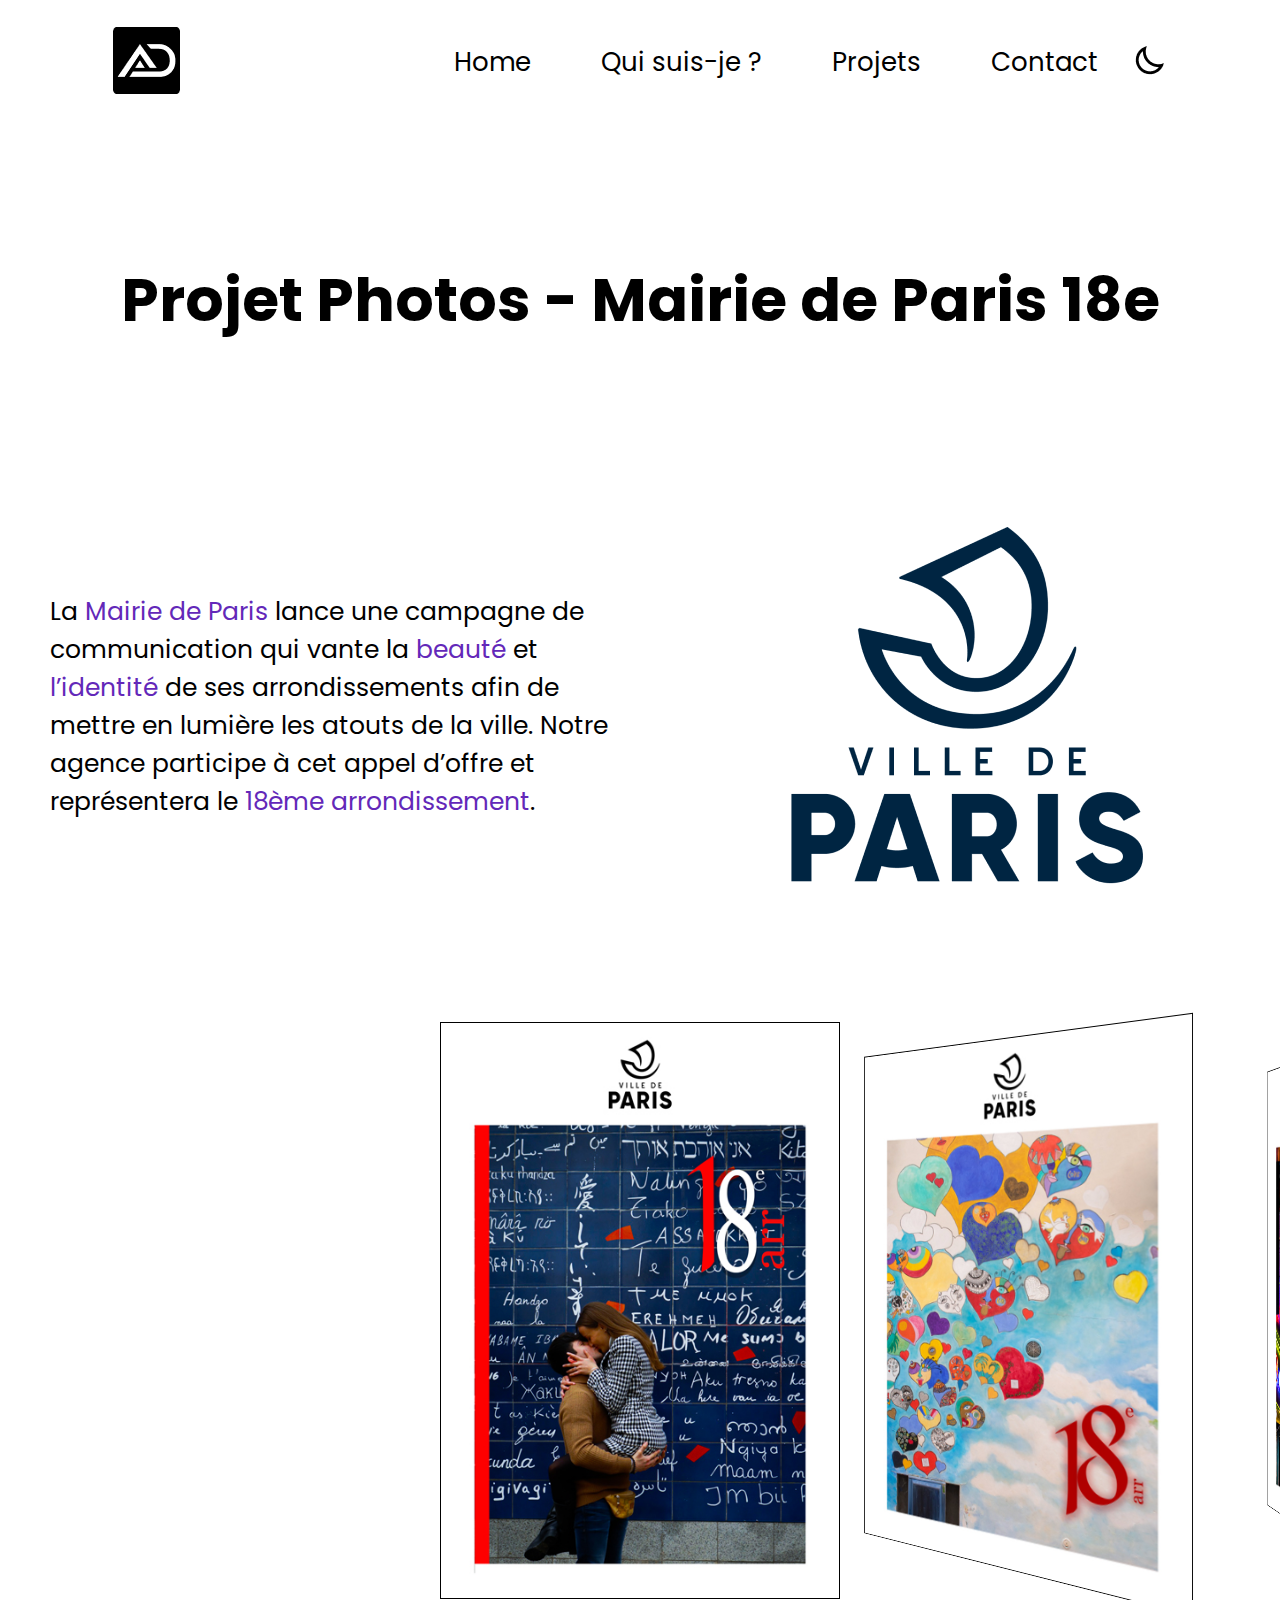
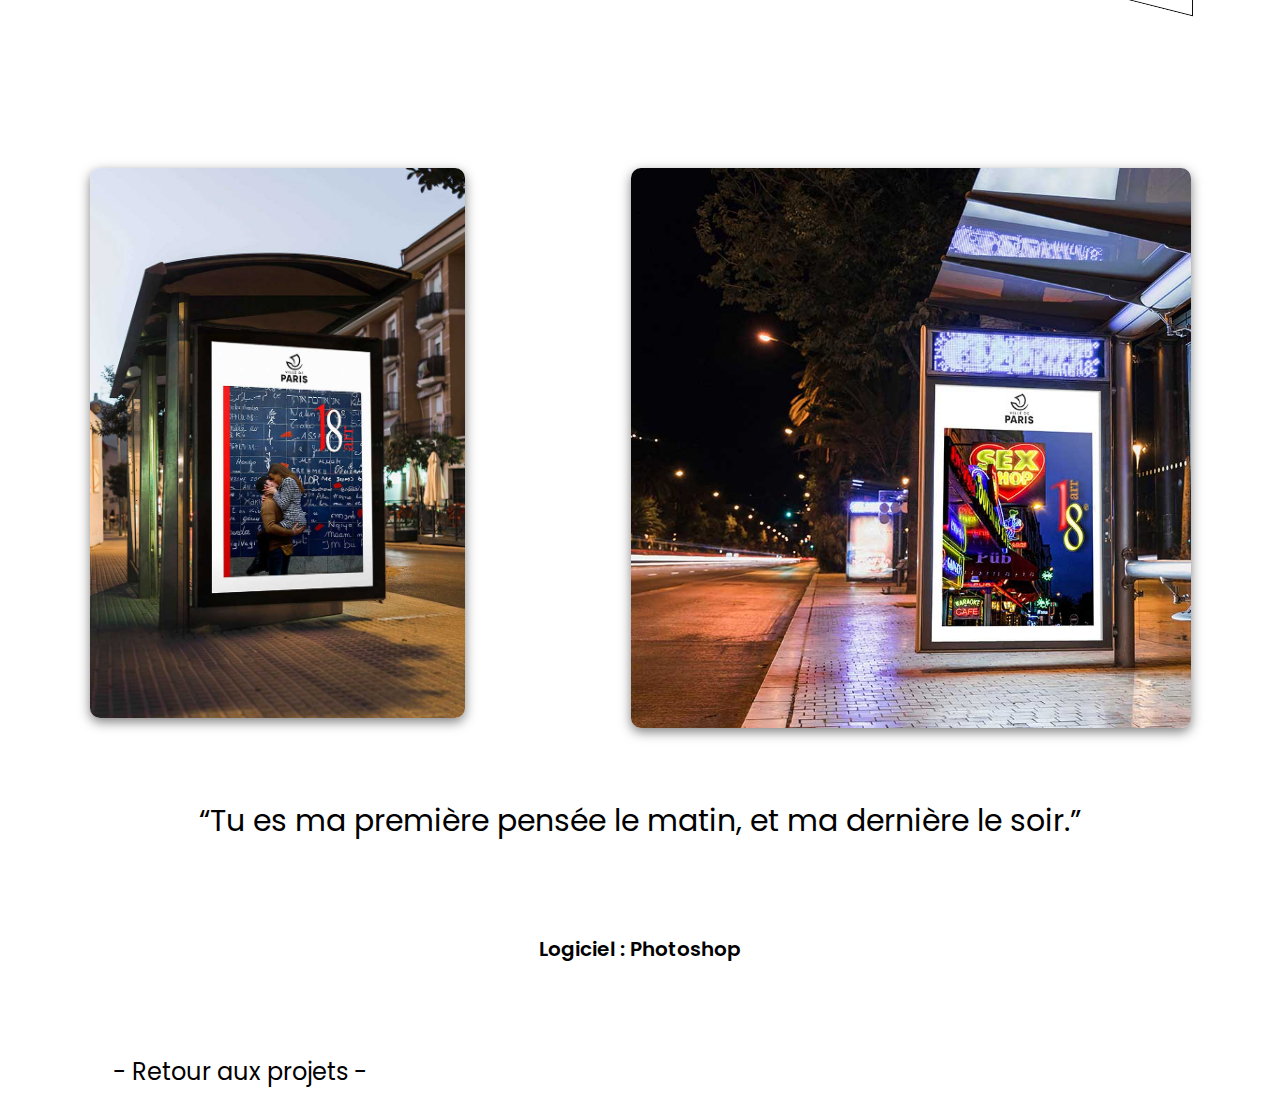
<file: mairie.html>
<!DOCTYPE html>
<html lang="fr">

<head>
    <meta charset="UTF-8">
    <meta http-equiv="X-UA-Compatible" content="IE=edge">
    <meta name="viewport" content="width=device-width, initial-scale=1.0">
    <title>Portfolio Arthur DENIS</title>
    <meta name="author" content="Arthur DENIS">
    <meta name="description" content="Bienvenue sur la page du projet mairie de PARIS">
    <link rel="stylesheet" href="https://unpkg.com/swiper/swiper-bundle.min.css" />
    <link rel="preconnect" href="https://fonts.googleapis.com">
    <link rel="preconnect" href="https://fonts.gstatic.com" crossorigin>
    <link href="https://fonts.googleapis.com/css2?family=Poppins:ital,wght@0,100;0,200;0,300;0,400;0,500;0,600;0,700;0,800;0,900;1,100;1,200;1,300;1,400;1,500;1,600;1,700;1,800;1,900&display=swap" rel="stylesheet">
    <link rel="stylesheet" href="style.css">
</head>

<body>
    <!-- ///////////////// HEADER ////////////////// -->
    <header>
        <div class="logo-black">
            <img src="images/logo_black.png" alt="Logo_Arthur_DENIS">
        </div>
        <nav>
            <a href="index.html#home">Home</a>
            <a href="index.html#quisuisje">Qui suis-je ?</a>
            <a href="index.html#projets">Projets</a>
            <a href="index.html#contact">Contact</a>
            <!-- <img src="images/ci_moon.png" alt="moon" id="moon"></a> -->
            <a class="moon" href="#"><img src="images/ci_moon.png" alt="moon" id="moon"></a>
        </nav>
    </header>
    <!-- ///////////// FIN HEADER ///////////////-->
    <main>
        <section class="mairie">
            <h1>Projet Photos - Mairie de Paris 18e</h1>
            <div class="paragraphe1-mairie">
                <div class="p1-mairie">
                    <p>La <span>Mairie de Paris</span> lance une campagne de communication qui vante la <span>beauté</span> et <span>l’identité</span> de ses arrondissements afin de
                        mettre en lumière les atouts de la ville. Notre agence participe à cet appel d’offre et représentera le <span>18ème arrondissement</span>.
                    </p>
                </div>
                <div class="logo-mairie">
                    <img src="images/VILLE_DE_PARIS_LOGO .png" alt="LOGO mairie de Paris">
                </div>
            </div>
        </section>
        <!-- SWIPER -->
        <section class="affiches">
            <div class="swiper mySwiper">
                <div class="swiper-wrapper">
                    <div class="swiper-slide">
                        <img src="images/mur-des-je-t'aime.jpg" />
                    </div>
                    <div class="swiper-slide">
                        <img src="images/mur-coeur2.jpg" />
                    </div>
                    <div class="swiper-slide">
                        <img src="images/Sexshop.jpg" />
                    </div>
                </div>
        </section>
        <!-- FIN SWIPER -->
        <!-- <section class="paragraphe2-mairie">
            <div class="affiches">
                <img src="images/mur-des-je-t'aime.jpg" alt="">
                <img src="images/mur-coeur2.jpg" alt="">
                <img src="images/Sexshop.jpg" alt="">
            </div>
        </section> -->

        <section class="paragraphe3-mairie">
            <div class="photos-mockup">
                <img id="mur" src="images/Mockup-mur-des-je-taime.jpg" alt="Image Mockup mur des je t'aime" height="550" width="375">
                <img id="sexshop" src="images/mockup-sexshop.jpg" alt="Image mockup sexshop" height="560" width="560">
            </div>
        </section>
        <p class="phrase">“Tu es ma première pensée le matin, et ma dernière le soir.”</p>
        <p class="logiciel">Logiciel : Photoshop</p>
        <div class="bouton-retour">
            <a href="index.html#projets">
                <p>- Retour aux projets -</p>
            </a>
        </div>
    </main>
    <script src="https://unpkg.com/swiper/swiper-bundle.min.js"></script>
    <script src="JS/script.js"></script>

    <script>
        // swiper js
        var swiper = new Swiper(".mySwiper", {
            effect: "coverflow",
            grabCursor: true,
            centeredSlides: true,
            slidesPerView: "auto",
            coverflowEffect: {
                rotate: 50,
                stretch: 0,
                depth: 100,
                modifier: 1,
                slideShadows: true,
            },
            pagination: {
                el: ".swiper-pagination",
            },
        });
    </script>
</body>

</html>
</file>
<file: style.css>
* {
    box-sizing: border-box;
    /* border: 1px solid red; */
}

:root {
    font-size: 62.5%;
    scroll-behavior: smooth;
}

body {
    font-family: 'poppins', 'swap';
}

/* /////////////////// HEADER ///////////////// */
header {
    display: flex;
    align-items: center;
    justify-content: space-between;
}

.logo-black {
    margin-left: 10.5rem;
}

nav a.moon {
    margin-right: 10.5rem !important;
    display: block;
    padding-top: 0.6rem;

}

nav {
    display: flex;
    align-items: center;
}

nav a {
    color: var(--black);
    text-decoration: none;
    margin: 3.5rem;
    font-size: 2.6rem;
    transition: color 0.2s;

}

nav a:hover {
    color: var(--violet);
    text-decoration: none;
    margin: 3.5rem;
    font-size: 2.6rem;
    cursor: pointer;
}

nav a.moon {
    margin: 0;
}


/* ////////////////////// HOME ///////////////// */
.black-line {
    background-color: var(--black);
    height: 39.5rem;
    width: 0.6rem;
    margin-right: 2.8rem;
}

#salut {
    font-size: 4rem;
    margin: 0px;
}

#nom-prenom {
    font-size: 7rem;
    margin: 0px;
    font-weight: 500;
}

#metier {
    font-size: 3rem;
    margin-top: 1rem;
    margin-bottom: 0rem;
    font-weight: 400;
}



.home {
    display: flex;
    justify-content: center;
    align-items: center;
    justify-content: space-around;
}

.presentation {
    display: flex;
    align-items: center;
}

.bloc-texte {
    display: flex;
    flex-direction: column;
}

.bloc-texte p,
.bloc-texte h1,
.bloc-texte h2 {
    color: var(--black);
}

.tete img {
    width: 57.8rem;
    height: 63.4rem;
}

/* //////////////////// PROJETS //////////////// */

.projets {
    margin-bottom: 5rem;
}

.projets h2 {
    font-size: 8rem;
    font-weight: 50rem;
    margin: 0rem;
    text-align: center;
    margin-top: 15rem;
    margin-bottom: 9.4rem;
    color: var(--black);
}


.categorie {
    background-color: white;
    border-radius: 1.5rem;
    box-shadow: rgba(0, 0, 0, 0.1) 0px 4px 12px;
    width: 44.5rem;
    height: 8rem;
    margin: 0 auto;
    margin-bottom: 8rem;
}

.categorie button {
    margin: auto;
    border-radius: 0.5rem;
    color: black;
    width: 7.8rem;
    height: 4.8rem;
    margin: 1.6rem 2.4rem 1.6rem 0rem;
    padding: 0rem;
    border: none;
    cursor: pointer;
    transition: background-color 0.5s;
}

.categorie button:hover {
    background-color: #6328B9;
    margin: auto;
    border-radius: 0.5rem;
    color: white;
    width: 7.8rem;
    height: 4.8rem;
    margin: 1.6rem 2.4rem 1.6rem 0rem;
    padding: 0rem;
    border: none;
}

.categorie button.active {
    background-color: #6328B9;
    margin: auto;
    border-radius: 0.5rem;
    color: white;
    width: 7.8rem;
    height: 4.8rem;
    margin: 1.6rem 2.4rem 1.6rem 0rem;
    padding: 0rem;
    border: none;
}

.categorie #tous {
    margin-left: 2.4rem;
}

.work {
    display: flex;
    justify-content: center;
    flex-wrap: wrap;
    width: 80%;
    margin: 0 auto;
    /* margin-right: 16.5rem;
    margin-left: 16.5rem; */
}

/* .work img {
    display: block;
    width: 50rem;
    height: 30rem;
    border-radius: 2rem;
    margin-top: 4rem;
} */

.work article {
    width: 50rem;
    height: 30rem;
    border-radius: 2rem;
    margin-top: 4rem;
    margin-left: 2rem;
    margin-right: 2rem;
    overflow: hidden;
    position: relative;
}

.work article:hover {
    width: 50rem;
    height: 30rem;
    border-radius: 2rem;
    margin-top: 4rem;
    margin-left: 2rem;
    margin-right: 2rem;
    overflow: hidden;
    position: relative;
    box-shadow: rgba(0, 0, 0, 0.5) 0px 4px 12px;
    transition: opacity .25s ease-in-out;

}

.work article img {
    width: 100%;
    border-radius: 2rem;
}

/* //////////////// ANIMATION //////////////// */

.image::after {
    content: '';
    background-color: rgba(0, 0, 0, .75);
    opacity: 0;
    transition: opacity .25s ease-in-out;

}

.image::after,
.image_caption {
    position: absolute;
    width: 100%;
    height: 100%;
    top: 0;
    left: 0;
}

.image:hover::after {
    opacity: 1;
}

.image_caption {
    display: flex;
    flex-direction: column;
    justify-content: center;
    align-items: center;
    color: #fff;
    overflow: hidden;
    z-index: 2;
    opacity: 0;
}

.caption_title {
    display: block;
    margin: 2rem 0;
    font-size: 3rem;
    text-transform: uppercase;
    letter-spacing: 0.2rem;
    font-weight: 300;
    border-bottom: 1px solid;
    color: white;
}

.design .image_caption {
    transition: opacity .25s ease-in-out;
}

.image-caption img {
    cursor: pointer;
}

.sous-categorie {
    font-size: 1.5rem;
    color: white;
}

.design.image:hover .image_caption,
.photo.image:hover .image_caption,
.video.image:hover .image_caption {
    opacity: 1;
}

/* ///////////// QUI SUI-JE ? ////////////////// */
.quisuisje-section h2 {
    color: var(--white);
    text-align: center;
    margin: 0;
    font-size: 8rem;
    margin-bottom: 6rem;
}

.quisuisje-section {
    background-image: url(images/etoiles.png);
    margin-top: 8rem;
    background-size: cover;
    background-repeat: no-repeat;
    padding-right: 13rem;
    padding-left: 13rem;
    padding-bottom: 6.5rem;
    padding-top: 6.5rem;
}


.image-et-texte {
    display: flex;
    align-items: center;
    justify-content: space-between;
}

.texte-moi p {
    color: var(--white);
    font-size: 2rem;
}

.moi2 {
    display: flex;
    justify-content: center;
}

.moi2 img {
    height: 53.3rem;
    width: 40rem;
    border-radius: 2rem;
}

.image-et-texte .moi2,
.image-et-texte .texte-moi {
    width: 60%;
}


.texte-moi a#mon-cv,
.bouton-brever a#pdf-brever {
    width: 22.4rem;
    height: 8.5rem;
    background-color: #6328B9;
    border-radius: 1rem;
    padding: 2.4rem;
    border: none;
    transition: background-color .5s;
    cursor: pointer;
    text-align: center;
    text-decoration: none;
}

.texte-moi a#mon-cv:hover {
    width: 22.4rem;
    height: 8.5rem;
    background-color: var(--white);
    border-radius: 1rem;
    /* border: 0.5rem solid var(--violet); */
    color: #6328B9;
    text-align: center;
    text-decoration: none;
    padding: 2.4rem;
}

#mon-cv,
#pdf-brever,
#pdf-lego,
#pdf-piv {
    color: white;
    font-size: 2.4rem;
}

#mon-cv:hover {
    color: #6328B9;
    font-size: 2.4rem;
}

.bouton-brever a:hover,
.bouton-lego a:hover,
.bouton-piv a:hover {
    box-shadow: rgba(0, 0, 0, 0.5) 0px 4px 12px;
}

.bouton-brever,
.bouton-lego,
.bouton-piv {
    display: flex;
    justify-content: center;
}

.bouton-piv {
    margin-bottom: 5rem;
}

.bouton-lego a#pdf-lego,
.bouton-piv a#pdf-piv {
    width: 22.4rem;
    height: 8.5rem;
    background-color: #6328B9;
    border-radius: 1rem;
    padding: 2.4rem;
    border: none;
    transition: background-color .5s;
    cursor: pointer;
    text-align: center;
    text-decoration: none;
}

.boutonCV {
    margin-top: 5rem;
    margin-bottom: 5rem;
    padding-right: 10rem;
    padding-left: 10rem;
    display: flex;
    justify-content: center;
}

/* .image-et-texte .moi2 img {
    width: 90%;
} */

/* ///////////////// COMPETENCES //////////////// */
.competences h2 {
    text-align: center;
    font-size: 6rem;
    margin: 0rem;
    margin-top: 10rem;
    margin-bottom: 10rem;
}

.web h3,
.video h3,
.print h3 {
    margin: 0rem;
    font-size: 4rem;
    color: var(--black);
}

.web,
.video,
.print {
    display: flex;
    align-items: center;
    text-align: center;
    margin-bottom: 2.6rem;
    justify-content: center;
}

.col1,
.col2,
.col3 {
    display: flex;
    flex-direction: column;
    justify-content: center;
}

.liste1,
.liste2,
.liste3 {
    display: flex;
    flex-direction: column;
    text-align: center;
}

.les3 p {
    margin: 0px;
    font-size: 2rem;
    color: var(--black);
}

.les3 {
    display: flex;
    justify-content: space-around;
    margin-bottom: 10rem;
    align-items: baseline;
}

/* ////////////////////// FOOTER /////////////// */
.contact {
    background-image: url(images/etoiles.png);
    /* width: 100vw; */
    background-size: cover;
    background-repeat: no-repeat;
}

.contact h2 {
    color: white;
    font-size: 6rem;
    text-align: center;
    margin: 0px;
    padding-top: 5rem;
    padding-bottom: 5rem;
}

.les-contacts {
    display: flex;
    justify-content: space-between;
    padding-bottom: 5.4rem;
}

.les-contacts a {
    text-decoration: none;
}

.phone-logo,
.mail-logo,
.map-logo {
    display: flex;
    justify-content: center;
    padding-bottom: 5rem;
}

.phone,
.mail,
.map {
    display: flex;
    flex-direction: column;
    width: 45%;
}

.phone p,
.mail p,
.map p {
    display: flex;
    justify-content: center;
    color: white;
}

.image-et-texte .moi2,
.image-et-texte .texte-moi {
    width: 45%;
}

.les-contacts p {
    color: white;
    font-size: 2.4rem;
    margin: 0rem;
}

.en-bas {
    display: flex;
    justify-content: space-around;
}

.en-bas p {
    color: white;
    font-size: 1.5rem;
}

.realisation {
    margin-left: 10rem;
}

.tous-droits {
    margin-right: 10rem;
}

/* SPAN OU PARAGRAPHE (MARGIN : PAR DEFAUT) */



/* /////////////////// TRI /////////////// */
.hide {
    opacity: 0 !important;
    width: 0 !important;
    height: 0 !important;
    margin: 0 !important;
    visibility: hidden !important;
    transition: opacity .2s !important;
}

/* ****************** BREVER ************* */
/* /////////////// PARAGRAPHE 1 ////////// */
.bouton-retour {
    margin-top: 5rem;
    margin-left: 10.5rem;
}

.bouton-retour p {
    color: black;
    font-size: 2.4rem;
}

.bouton-retour p:hover {
    color: #6328B9;
    transition: color 0.2s;

}

.bouton-retour a {
    text-decoration: none;
}

.brever h1 {
    text-align: center;
    font-size: 6rem;
    margin-top: 10rem;
}

.paragraphe1-brever {
    display: flex;
    align-items: center;
    justify-content: space-around;
}

.p1-brever p {
    text-align: end;
    font-size: 2.5rem;
}

.p1-brever span {
    color: #6328B9;
}

.paragraphe1-brever .p1-brever,
.paragraphe1-brever .mockup1-brever {
    width: 45%;

}

.paragraphe1-brever .mockup1-brever img {
    width: 90%;
    box-shadow: rgba(0, 0, 0, 0.5) 0px 4px 12px;
    border-radius: 1.5rem;

    /* height: 100%; */
}

/* /////////////// PARAGRAPHE 2 ////////// */

.paragraphe2-brever {
    display: flex;
    align-items: center;
    justify-content: space-around;
    margin-left: 10rem;

}

.p2-brever p {
    font-size: 2.5rem;
}

.p2-brever span {
    color: #6328B9;
}

.paragraphe2-brever .p2-brever,
.paragraphe2-brever .logo-brever {
    width: 45%;
}

.paragraphe2-brever .logo-brever img {
    width: 90%;
    /* height: 100%; */
}

/* /////////////// PARAGRAPHE 3 ////////// */

.paragraphe3-brever {
    display: flex;
    align-items: center;
    justify-content: space-around;
}

.p3-brever p {
    font-size: 2.5rem;
    text-align: end;
}

.p3-brever span {
    color: #6328B9;
}

.paragraphe3-brever .p3-brever,
.paragraphe3-brever .mobile-cigusto {
    width: 45%;
}

.paragraphe3-brever {
    width: 90%;
    /* height: 100%; */
}

.mobile-cigusto img {
    width: 90%;
}

#orange-cigusto {
    margin-right: 5rem;
}



.paragraphe1-brever,
.paragraphe2-brever,
.paragraphe3-brever {
    margin-top: 9.6rem;
}

.logiciel {
    font-size: 2rem;
    font-weight: 600;
    text-align: center;
    margin-top: 9rem;
    margin-bottom: 9rem;
}

/* ***************** CIGUSTO ************** */
/* /////////////// PARAGRAPHE 1 ////////// */
.cigusto h1 {
    text-align: center;
    font-size: 6rem;
    margin-top: 13.8rem;
}

.paragraphe1-cigusto {
    display: flex;
    align-items: center;
    justify-content: space-around;
}

.p1-cigusto p {
    font-size: 2.5rem;
}

.p1-cigusto span {
    color: #6328B9;
}

.paragraphe1-cigusto .p1-cigusto,
.paragraphe1-cigusto .logos {
    width: 40%;
}

.paragraphe1-cigusto .logos img {
    width: 90%;
}

/* /////////////// PARAGRAPHE 2 ////////// */

.paragraphe2-cigusto {
    display: flex;
    align-items: center;
    justify-content: space-around;
}

.p2-cigusto p {
    font-size: 2.5rem;
}

.p2-cigusto span {
    color: #6328B9;
}

.paragraphe2-cigusto .p2-cigusto,
.paragraphe2-cigusto .mac {
    width: 45%;
}

.paragraphe2-cigusto .mac img {
    width: 90%;
    /* height: 100%; */
}

.mac img {
    box-shadow: rgba(0, 0, 0, 0.1) 0px 4px 12px;
}

/* /////////////// PARAGRAPHE 3 ////////// */

.paragraphe3-cigusto {
    display: flex;
    align-items: center;
    justify-content: space-around;
}

.p3-cigusto p {
    font-size: 2.5rem;
}

.p3-cigusto span {
    color: #6328B9;
}

.screens-mobile {
    display: flex;
    align-items: center;
    justify-content: space-between;
}

.screens-mobile img {
    width: 50rem;
    height: 50rem;
    box-shadow: rgba(0, 0, 0, 0.1) 0px 4px 12px;
    ;
}

.paragraphe3-cigusto .p3-cigusto,
.paragraphe3-cigusto .screens-mobile {
    width: 50%;
}

.paragraphe3-cigusto .screens-mobile img {
    width: 90%;
}

.paragraphe1-cigusto,
.paragraphe2-cigusto,
.paragraphe3-cigusto {
    margin-top: 9.6rem;
}

/* **************** MAIRIE **************** */
/* /////////////// PARAGRAPHE 1 ////////// */
.mairie h1 {
    text-align: center;
    font-size: 6rem;
    margin-top: 13.8rem;
    margin-bottom: 0rem;
}

.paragraphe1-mairie {
    display: flex;
    align-items: center;
    justify-content: space-around;
}

.p1-mairie p {
    font-size: 2.5rem;
}

.p1-mairie span {
    color: #6328B9;
}

.paragraphe1-mairie .p1-mairie,
.paragraphe1-mairie .mockup1 {
    width: 45%;
}

.paragraphe1-mairie .mockup1 img {
    width: 90%;
    /* height: 100%; */
}

/* /////////////// PARAGRAPHE 2 ////////// */

.paragraphe2-mairie {
    display: flex;
    align-items: center;
}

/* /////////////// PARAGRAPHE 3 ////////// */

.paragraphe3-mairie {
    display: flex;
    align-items: center;
    justify-content: space-around;
}

.p3-mairie p {
    font-size: 2.5rem;
}

.paragraphe1-mairie,
.paragraphe2-mairie,
.paragraphe3-mairie {
    margin-top: 9.6rem;
}

.photos-mockup {
    display: flex;
    margin-bottom: 7rem;
}

.photos-mockup img#mur {
    margin-right: 8.3em;
    border-radius: 1rem;
    box-shadow: rgba(0, 0, 0, 0.5) 0px 4px 12px;

}

.photos-mockup img#sexshop {
    margin-left: 8.3em;
    border-radius: 1rem;
    box-shadow: rgba(0, 0, 0, 0.5) 0px 4px 12px;

}

.phrase {
    font-size: 3rem;
    text-align: center;
    margin: 0;
}

/* **************** PHOTOSHOP ************* */
/* /////////////// PARAGRAPHE 1 ////////// */
.photoshop h1 {
    text-align: center;
    font-size: 6rem;
    margin-top: 13.8rem;
    margin-bottom: 7rem;
}

.paragraphe1-photoshop {
    display: flex;
    align-items: center;
    justify-content: space-around;
}

.p1-photoshop p {
    font-size: 3rem;
}

.p1-photoshop span {
    color: #6328B9;
}

.paragraphe1-photoshop .p1-photoshop,
.paragraphe1-photoshop .mbappe {
    width: 45%;
}

.paragraphe1-photoshop .mbappe img {
    width: 90%;
    /* object-fit: cover; */
}

/* **************** VIDEOS **************** */
/* /////////////// PARAGRAPHE 1 ////////// */
.videos h1 {
    text-align: center;
    font-size: 6rem;
    margin-top: 13.8rem;
    margin-bottom: 7rem;
}

.paragraphe1-video {
    display: flex;
    align-items: center;
    justify-content: space-around;
}

.p1-video p {
    font-size: 2.5rem;
}

.p1-video span {
    color: #6328B9;
}

.paragraphe1-video .p1-video,
.paragraphe1-video .video-CL {
    width: 45%;
}

.paragraphe1-video .video-CL img {
    width: 90%;
    object-fit: cover;
}

/* ********* SWIPER ******** */

.swiper {
    width: 100%;
    padding-top: 50px;
    padding-bottom: 50px;
    overflow: visible;
}

.swiper-slide {
    background-position: center;
    background-size: cover;
    width: 400px;
    height: 400px;
}

.swiper-slide img {
    display: block;
    width: 100%;
    border: 0.1rem solid;
}

.swiper-3d .swiper-slide-shadow-left {
    background-image: linear-gradient(to left, rgba(0, 0, 0, .0), rgba(0, 0, 0, 0));
}

.swiper-3d .swiper-slide-shadow-right {
    background-image: linear-gradient(to left, rgba(0, 0, 0, .0), rgba(0, 0, 0, 0));
}

.affiches {
    padding-bottom: 20rem;

}

/* ****************** PIV ************* */
/* /////////////// PARAGRAPHE 1 ////////// */
.piv h1 {
    text-align: center;
    font-size: 6rem;
    margin-top: 13.8rem;
}

.les-logos {
    display: flex;
    align-items: center;
    justify-content: space-around;
}

.logo-lego {
    display: flex;
    align-items: center;
    justify-content: center;
}

.paragraphe1-piv p {
    text-align: center;
    font-size: 2.5rem;
    margin: 5rem;
}


/* /////////////// PARAGRAPHE 2 ////////// */

.paragraphe2-piv {
    display: flex;
    align-items: center;
    justify-content: space-around;
}

.p2-piv p {
    font-size: 2.5rem;
}

/* /////////////// PARAGRAPHE 3 ////////// */

.les-mockups {
    display: flex;
    align-items: center;
    justify-content: space-around;
}

.mockup-canette {
    margin-left: 20rem;
}

.mockup-proteine {
    margin-right: 20rem;
}

.paragraphe3-piv p {
    font-size: 2.5rem;
    text-align: center;
    margin: 5rem;
}

.paragraphe2-piv,
.paragraphe3-piv {
    margin-top: 20rem;
}



/* ****************** LEGO ************* */
/* /////////////// PARAGRAPHE 1 ////////// */
.lego1 h1 {
    text-align: center;
    font-size: 6rem;
    margin-top: 13.8rem;
}

.paragraphe1-lego {
    display: flex;
    align-items: center;
    justify-content: space-around;
}

.p1-lego p {
    font-size: 2.5rem;
}

.p1-lego span {
    color: #6328B9;
}

.paragraphe1-lego .p1-lego,
.paragraphe1-lego .logo-lego {
    width: 45%;

}

.paragraphe1-lego .logo-lego img {
    box-shadow: rgba(0, 0, 0, 0.5) 0px 4px 12px;
}

/* /////////////// PARAGRAPHE 2 ////////// */

.paragraphe2-lego {
    display: flex;
    align-items: center;
    justify-content: space-around;
}

.p2-lego p {
    font-size: 2.5rem;
}

.p2-lego span {
    color: #6328B9;
}

.paragraphe2-lego .p2-lego,
.paragraphe2-lego .may-the-4 {
    width: 45%;
}

.paragraphe2-lego .may-the-4 img {
    width: 90%;
    /* height: 100%; */
}

/* /////////////// PARAGRAPHE 3 ////////// */

.paragraphe3-lego {
    display: flex;
    align-items: center;
    justify-content: space-around;
}

.p3-lego p {
    font-size: 2.5rem;
}

.p3-lego span {
    color: #6328B9;
}

.paragraphe3-lego .p3-lego,
.paragraphe3-lego .dv-image {
    width: 45%;
}

.paragraphe3-lego .dv-image img {
    width: 90%;
    /* height: 100%; */
}

/* /////////////// PARAGRAPHE 4 ////////// */

.paragraphe4-lego {
    display: flex;
    align-items: center;
    justify-content: space-around;
}

.p4-lego p {
    font-size: 2.5rem;
}

.p4-lego span {
    color: #6328B9;
}

.paragraphe4-lego .p4-lego,
.paragraphe4-lego .faucon {
    width: 45%;
}

.paragraphe4-lego .faucon img {
    width: 90%;
    /* height: 100%; */
}

/* /////////////// PARAGRAPHE 5 ////////// */

.paragraphe5-lego {
    display: flex;
    align-items: center;
    justify-content: space-around;
    margin-bottom: 10rem;
}

.p5-lego p {
    font-size: 2.5rem;
}

.p5-lego span {
    color: #6328B9;
}

.paragraphe5-lego .p5-lego,
.paragraphe5-lego .faucon {
    width: 45%;
}

.paragraphe5-lego .faucon img {
    width: 90%;
    /* height: 100%; */
}



.paragraphe1-lego,
.paragraphe2-lego,
.paragraphe3-lego,
.paragraphe4-lego,
.paragraphe5-lego {
    margin-top: 9.6rem;
}
</file>
